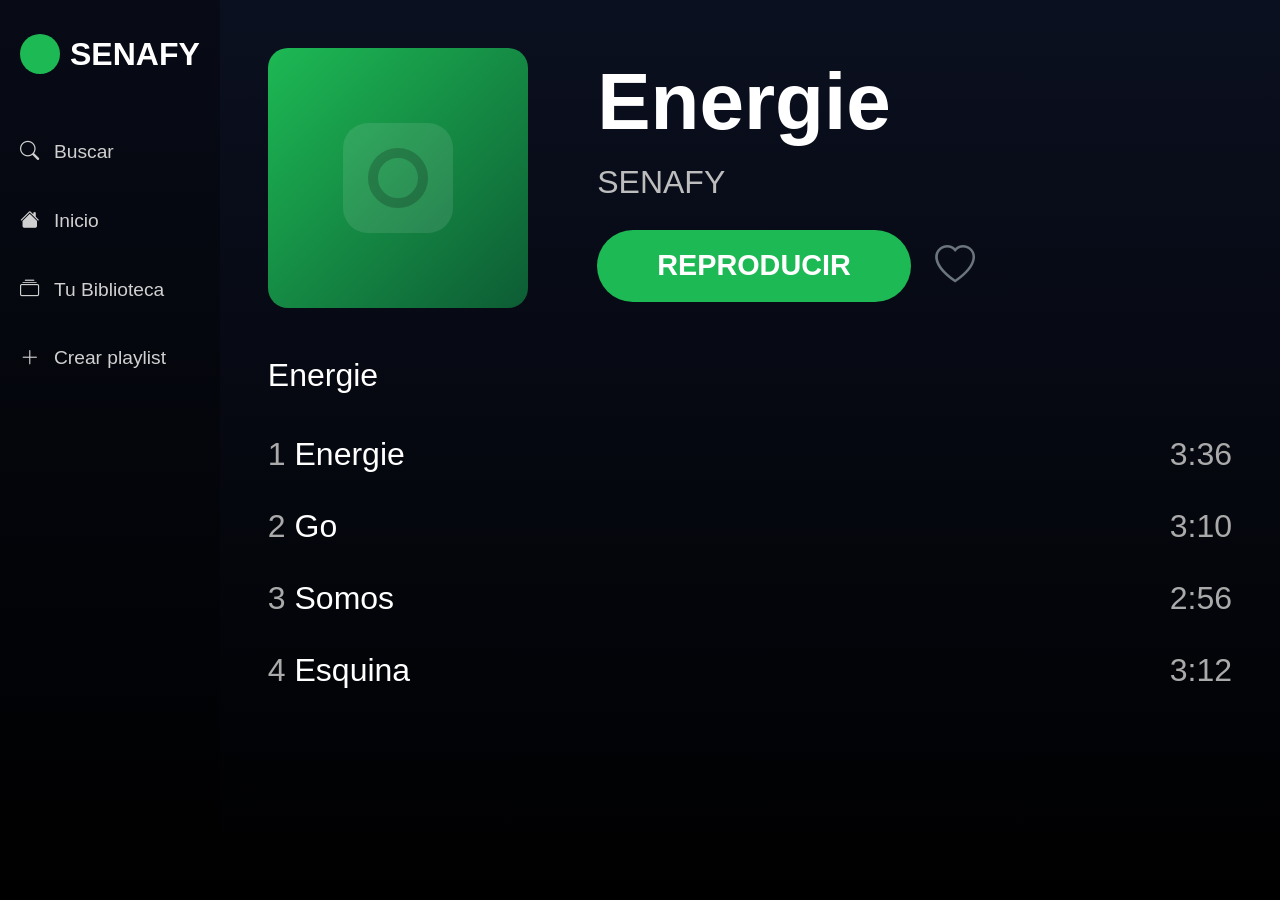
<file: frontend/practicas/app/assets/template/index.html>
<!DOCTYPE html>
<html lang="es">

<head>
    <meta charset="UTF-8">
    <meta name="viewport" content="width=device-width, initial-scale=1.0">
    <title>SENAFY - Energie</title>

    <!-- Bootstrap -->
    <link href="https://cdn.jsdelivr.net/npm/bootstrap@5.3.3/dist/css/bootstrap.min.css" rel="stylesheet">

    <!-- Bootstrap Icons -->
    <link href="https://cdn.jsdelivr.net/npm/bootstrap-icons@1.11.3/font/bootstrap-icons.css" rel="stylesheet">
    <link href="template.css" media="screen" rel="stylesheet" />

    <!-- Jquery -->
    <script src="https://code.jquery.com/jquery-3.2.1.min.js"></script>
    <script>window.jQuery || document.write('<script src="../../assets/js/vendor/jquery-slim.min.js"><\/script>')</script>
    
    <!-- Custom scripts -->
    <script src="../js/core.js"></script>
    <script src="template.js"></script>

</head>

<body>

    <div class="d-flex">

        <!-- Sidebar menu principal -->
        <aside class="sidebar" id="main-menu"></aside>

        <!-- Main Content -->
        <main class="container-fluid p-5" id="main-content"></main>

    </div>

</body>

</html>
</file>
<file: frontend/practicas/app/assets/template/template.css>
body {
     background: linear-gradient(to bottom, #0b1020, #000);
     color: white;
     font-family: 'Segoe UI', sans-serif;
     min-height: 100vh;
 }

 .sidebar {
     width: 260px;
     min-height: 100vh;
     background: rgba(0, 0, 0, 0.3);
     padding: 30px 20px;
 }

 .logo {
     font-size: 2rem;
     font-weight: 700;
     display: flex;
     align-items: center;
     gap: 10px;
 }

 .logo-circle {
     width: 40px;
     height: 40px;
     background: #1DB954;
     border-radius: 50%;
 }

 .menu-item {
     padding: 12px 0;
     color: #d0d0d0;
     text-decoration: none;
     display: flex;
     align-items: center;
     gap: 15px;
     font-size: 1.2rem;
 }

 .menu-item:hover {
     color: white;
 }

 .album-cover {
     width: 260px;
     height: 260px;
     border-radius: 20px;
     background: linear-gradient(135deg, #1db954, #0d5c34);
     display: flex;
     justify-content: center;
     align-items: center;
 }

 .album-cover-inner {
     width: 110px;
     height: 110px;
     border-radius: 25px;
     background: rgba(255, 255, 255, 0.1);
     position: relative;
 }

 .album-cover-inner::before {
     content: "";
     position: absolute;
     width: 60px;
     height: 60px;
     border: 10px solid rgba(0, 0, 0, 0.2);
     border-radius: 50%;
     top: 50%;
     left: 50%;
     transform: translate(-50%, -50%);
 }

 .album-title {
     font-size: 5rem;
     font-weight: 700;
 }

 .artist-name {
     font-size: 2rem;
     color: #bdbdbd;
 }

 .btn-play {
     background: #1DB954;
     color: white;
     border: none;
     border-radius: 40px;
     padding: 14px 60px;
     font-size: 1.8rem;
     font-weight: 600;
 }

 .btn-play:hover {
     background: #18a64a;
 }

 .track-list {
     margin-top: 50px;
 }

 .track-item {
     padding: 12px 0;
     font-size: 2rem;
 }

 .track-number {
     width: 50px;
     color: #aaa;
 }

 .track-duration {
     color: #aaa;
 }
</file>
